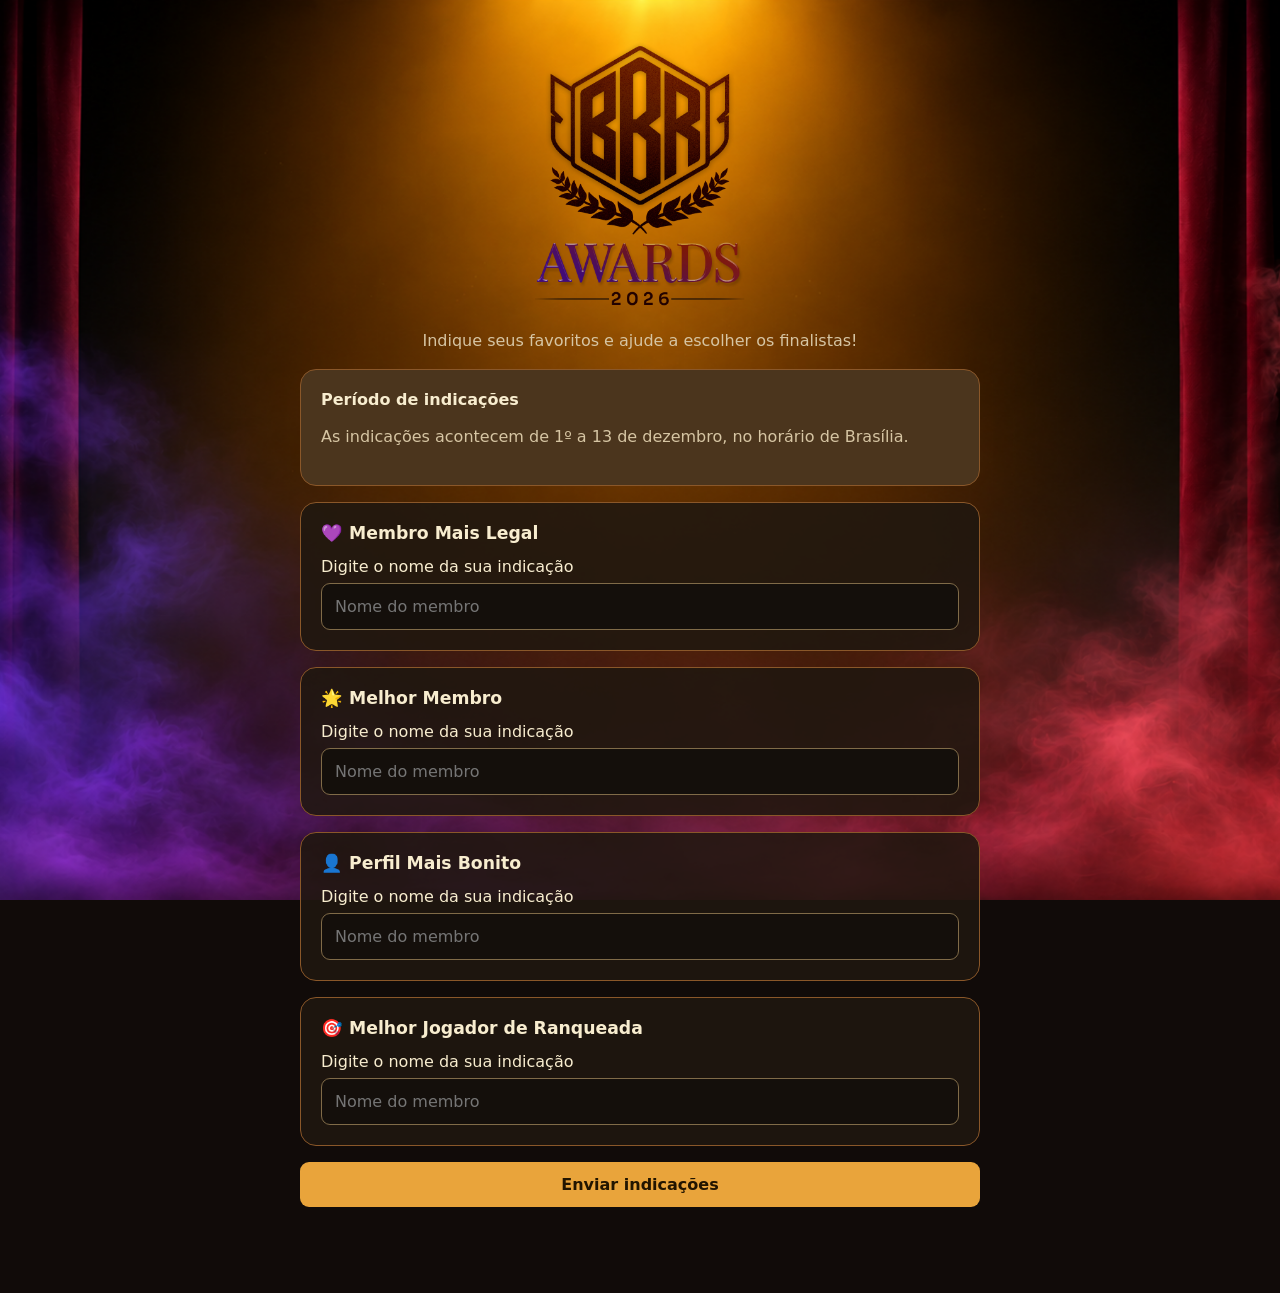
<file: awards/index.html>
<!doctype html><html lang="pt-BR"><head><meta charset="utf-8"><meta name="viewport" content="width=device-width,initial-scale=1"><title>BBR Awards 2026 — Indicações</title><style>*{box-sizing:border-box}body{margin:0;background:#110b09;color:#f8edcf;font:16px system-ui;min-height:100vh}body::before{content:'';position:fixed;inset:0;z-index:-1;background:#110b09 url(fundo-awards-suave.webp) center center / cover no-repeat}main{max-width:720px;margin:auto;padding:38px 20px 70px}header{text-align:center}.logo-awards{display:block;width:min(100%,340px);height:auto;margin:0 auto 12px}small{letter-spacing:.25em;color:#d8ac57}h1{font-size:clamp(2.4rem,8vw,4rem);margin:.3em 0;color:#f4d17d}h2{font-size:1.08rem;margin:0 0 8px}p{color:#d6c5a3;line-height:1.5}.notice,.card{border:1px solid #8a5729;border-radius:16px;background:#201810dd;padding:20px;margin:16px 0}.notice{background:#4b351d}label{display:block;margin:14px 0 7px}input,select,button{width:100%;padding:13px;border-radius:9px;font:inherit}input,select{background:#140f0b;color:#fff;border:1px solid #806b48}button{background:#e9a43b;color:#221500;font-weight:700;border:0;cursor:pointer}button:disabled{opacity:.55;cursor:not-allowed}.foot{font-size:.85rem}.icone-raridade{width:30px;height:30px;object-fit:contain;vertical-align:middle;margin-right:8px}.artes-skins{display:grid;gap:12px;margin:16px 0}.arte-skin{display:block;width:100%;height:auto;border-radius:10px}</style><script src="https://challenges.cloudflare.com/turnstile/v0/api.js" async defer></script></head><body><main><header><img class="logo-awards" src="logo-awards-2026-atualizada.png" alt="BBR Awards 2026"><p>Indique seus favoritos e ajude a escolher os finalistas!</p></header><div class="notice"><strong>Período de indicações</strong><p>As indicações acontecem de 1º a 13 de dezembro, no horário de Brasília.</p></div><form id="nomination-form"><div id="membros"></div><div class="cf-turnstile" data-sitekey="0x4AAAAAAF9IfNym-K2_qp-6" data-theme="dark"></div><button type="submit">Enviar indicações</button><p id="status-envio" role="status"></p></form></main><script>const nomes=['💜 Membro Mais Legal','🌟 Melhor Membro','👤 Perfil Mais Bonito','🎯 Melhor Jogador de Ranqueada'];nomes.forEach((nome,i)=>{const card=document.createElement('div');card.className='card';const title=document.createElement('h2');title.textContent=nome;const label=document.createElement('label');label.htmlFor='m'+i;label.textContent='Digite o nome da sua indicação';const input=document.createElement('input');input.id='m'+i;input.name=['mais_legal','melhor_membro','perfil','ranqueada'][i];input.maxLength=100;input.placeholder='Nome do membro';card.append(title,label,input);document.getElementById('membros').append(card)});document.querySelector('#nomination-form').addEventListener('submit',async e=>{e.preventDefault();const currentForm=e.currentTarget;const status=document.querySelector('#status-envio'),button=currentForm.querySelector('button[type=submit]');const form=new FormData(currentForm);const token=form.get('cf-turnstile-response');form.delete('cf-turnstile-response');const dados=Object.fromEntries([...form].filter(([,v])=>typeof v==='string'&&v.trim()));if(!Object.keys(dados).length){status.textContent='Escolha pelo menos uma indicação.';return}if(!token){status.textContent='Aguarde a verificação de segurança e tente novamente.';return}button.disabled=true;status.textContent='Enviando...';try{const res=await fetch('/api/awards/submit',{method:'POST',headers:{'Content-Type':'application/json'},body:JSON.stringify({nominations:dados,turnstileToken:token})});const data=await res.json();if(!res.ok)throw new Error(data.error||'Não foi possível enviar.');status.textContent='Indicações enviadas! Obrigado por participar.';currentForm.reset()}catch(err){status.textContent=err.message||'Não foi possível enviar.'}finally{button.disabled=false;if(window.turnstile)window.turnstile.reset()}});</script></body></html>
</file>
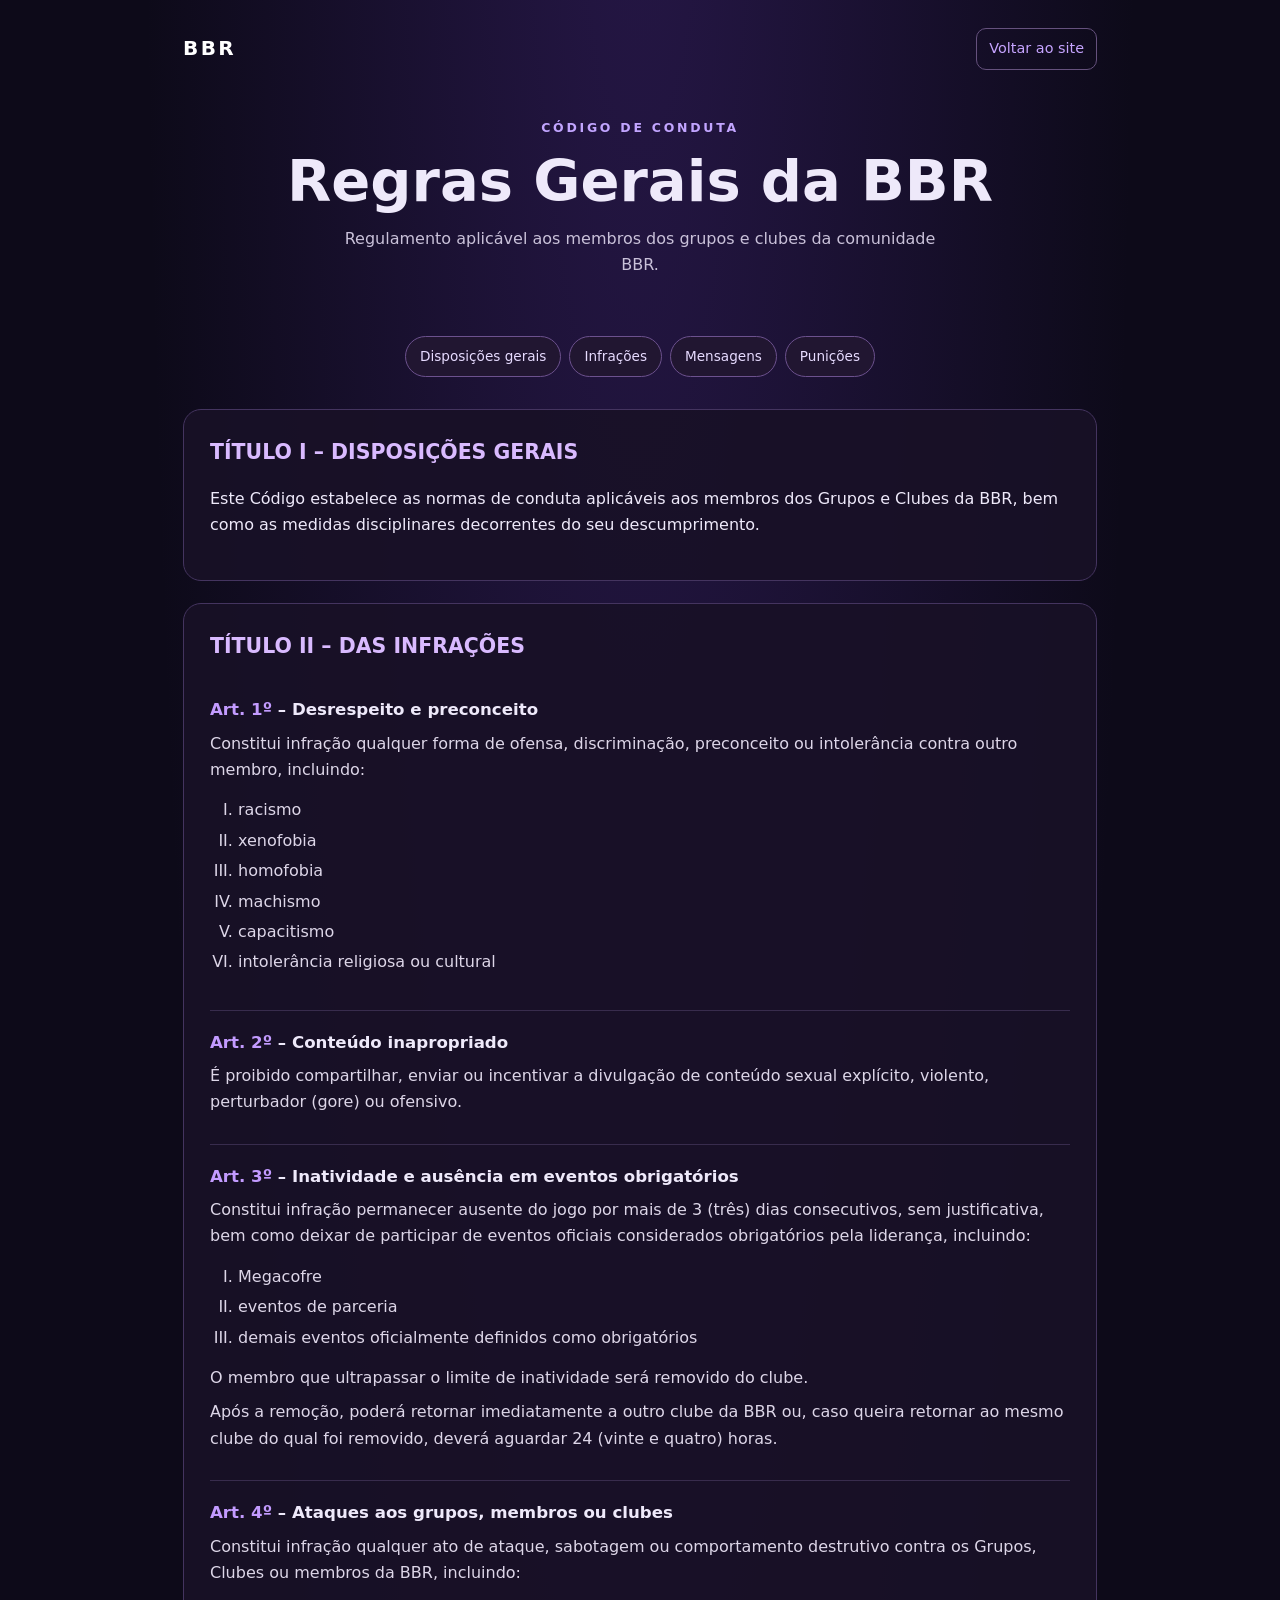
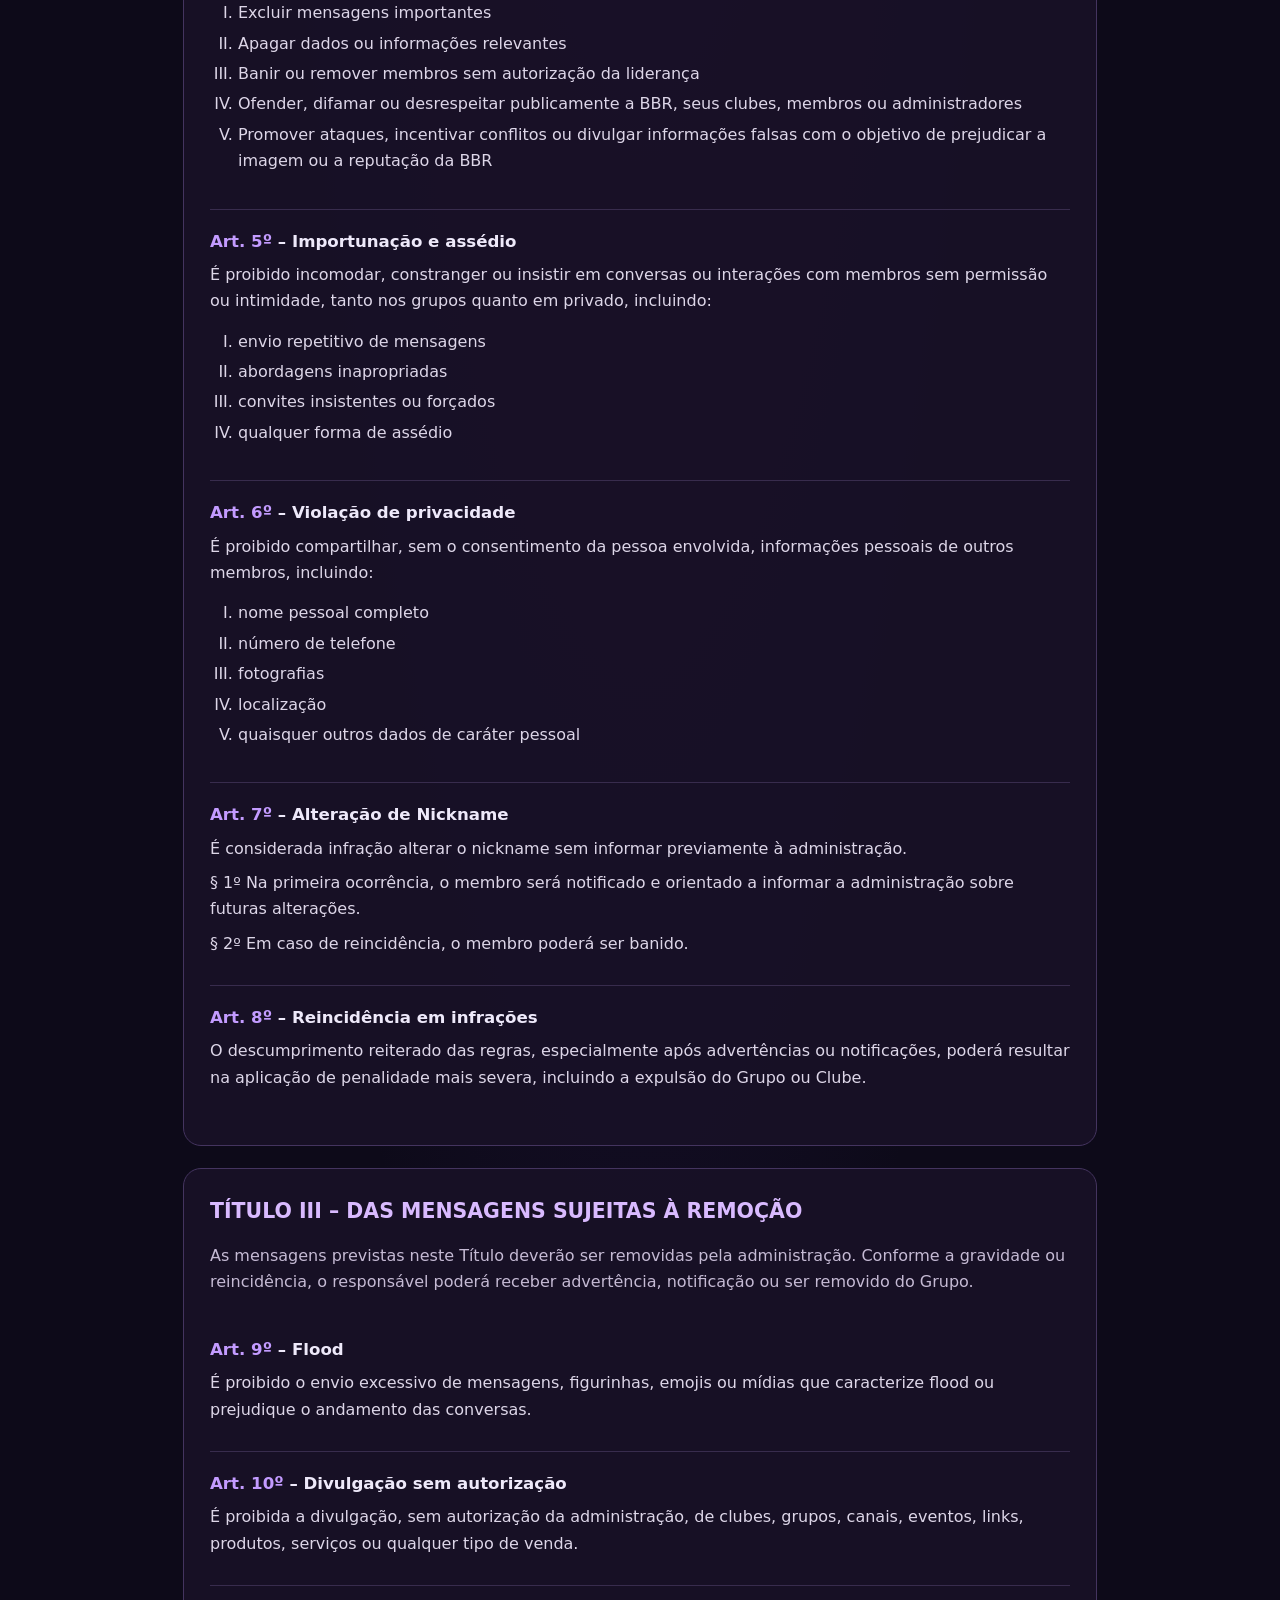
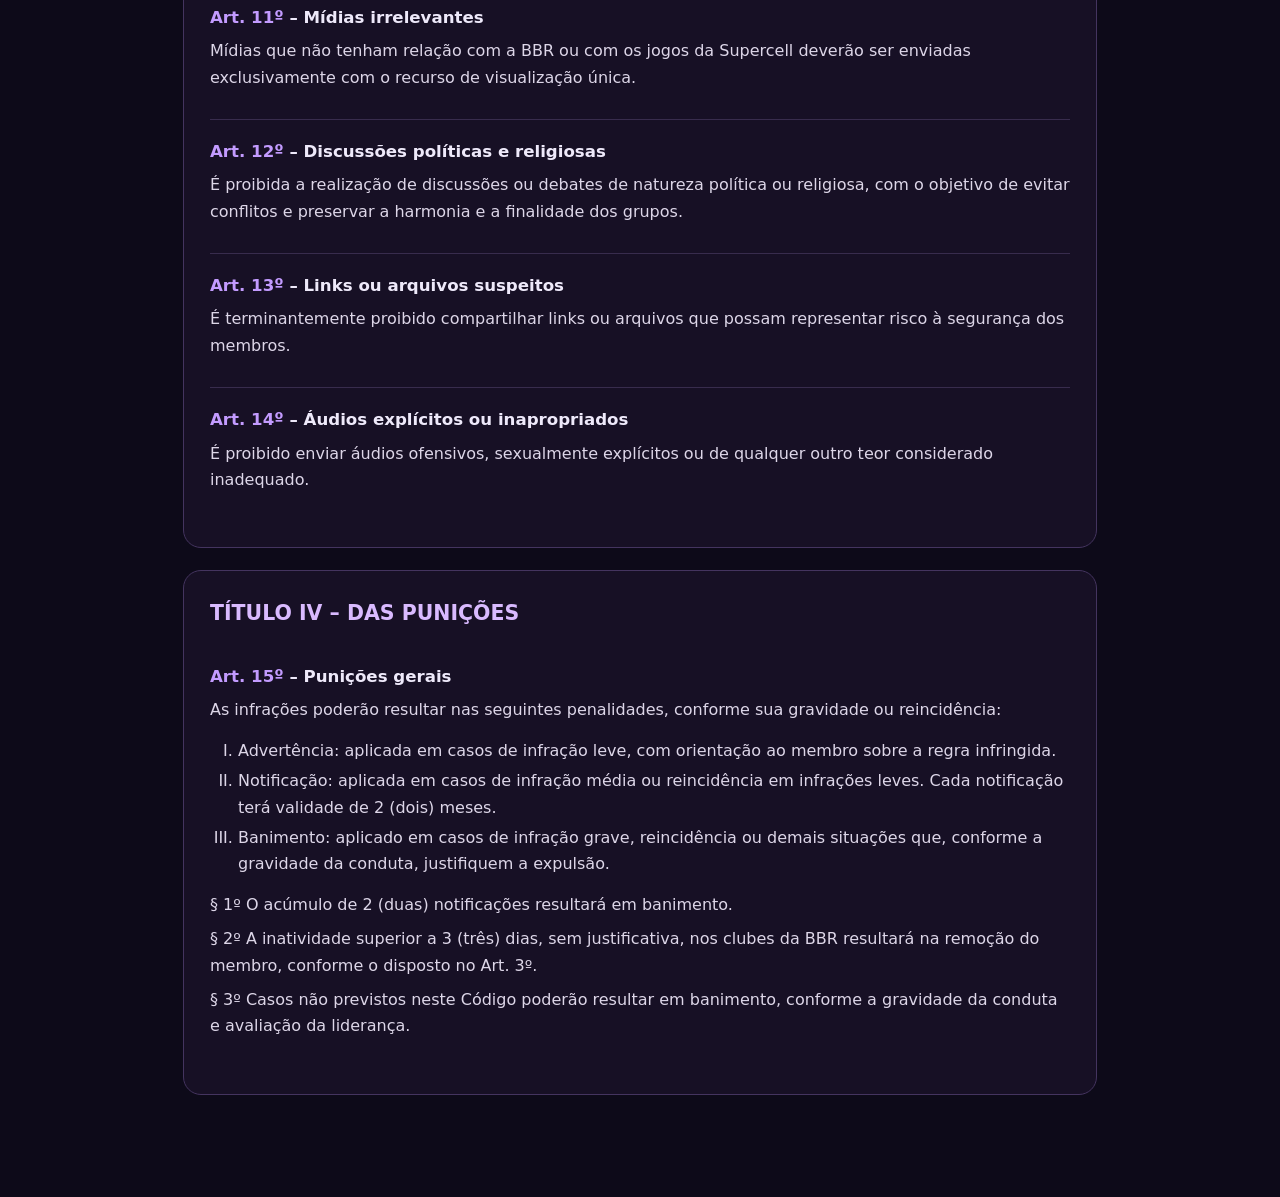
<file: regras/index.html>
<!doctype html><html lang="pt-BR"><head><meta charset="utf-8"><meta name="viewport" content="width=device-width,initial-scale=1"><meta name="description" content="Regulamento Geral e Código de Conduta da comunidade BBR."><title>Regras Gerais | BBR</title><style>
:root{color-scheme:dark}*{box-sizing:border-box}html{scroll-behavior:smooth}body{margin:0;font:16px/1.65 system-ui,-apple-system,Segoe UI,sans-serif;background:#0d0a19;color:#eee9fa;background-image:radial-gradient(ellipse at 50% -10%,#4b2a8c66,transparent 55%)}a{color:#c6a4ff}main{max-width:950px;margin:auto;padding:28px 18px 80px}.top{display:flex;justify-content:space-between;align-items:center;gap:12px}.brand{font-weight:900;letter-spacing:.12em;color:#fff;text-decoration:none;font-size:1.25rem}.back{font-size:.9rem;text-decoration:none;border:1px solid #65517d;border-radius:10px;padding:8px 12px}.hero{text-align:center;padding:48px 0 28px}.eyebrow{color:#c2a5ff;font-size:.78rem;font-weight:800;letter-spacing:.22em;text-transform:uppercase}.hero h1{font-size:clamp(2rem,6vw,3.6rem);line-height:1.1;margin:12px 0}.hero p{color:#c9c1d9;margin:8px auto;max-width:620px}.nav{display:flex;gap:8px;flex-wrap:wrap;justify-content:center;margin:22px 0 32px}.nav a{text-decoration:none;color:#e7dbff;border:1px solid #6c518e;background:#211631;border-radius:999px;padding:8px 14px;font-size:.85rem}.section{margin:22px 0;padding:26px;background:#181126eb;border:1px solid #44345f;border-radius:18px;scroll-margin-top:15px}.section h2{font-size:1.28rem;margin:0 0 14px;color:#d9baff}.section-intro{color:#c5bad4;margin:0 0 22px}.article{padding:20px 0;border-top:1px solid #382c4d;scroll-margin-top:18px}.article:first-of-type{border-top:0}.article h3{font-size:1.04rem;margin:0 0 9px;line-height:1.4}.article h3 span{color:#c39bff}.article p{margin:8px 0;color:#ddd6e8;white-space:normal}.article ol{margin:12px 0;padding-left:28px;color:#ddd6e8}.article li{padding:2px 0}.footer{text-align:center;color:#a79ab7;font-size:.9rem;padding:18px}.footer a{display:inline-block;margin-top:10px}@media(max-width:540px){main{padding:18px 12px 60px}.section{padding:18px 16px}.hero{padding:36px 8px 16px}.nav a{font-size:.78rem;padding:7px 10px}}
</style></head><body><main><div class="top"><a class="brand" href="/">BBR</a><a class="back" href="/">Voltar ao site</a></div><header class="hero"><div class="eyebrow">Código de Conduta</div><h1>Regras Gerais da BBR</h1><p>Regulamento aplicável aos membros dos grupos e clubes da comunidade BBR.</p></header><nav class="nav" aria-label="Seções do regulamento"><a href="#disposicoes">Disposições gerais</a><a href="#infracoes">Infrações</a><a href="#mensagens">Mensagens</a><a href="#punicoes">Punições</a></nav><section class="section" id="disposicoes"><h2>TÍTULO I – DISPOSIÇÕES GERAIS</h2><p>Este Código estabelece as normas de conduta aplicáveis aos membros dos Grupos e Clubes da BBR, bem como as medidas disciplinares decorrentes do seu descumprimento.</p></section><section class="section" id="infracoes"><h2>TÍTULO II – DAS INFRAÇÕES</h2><article class="article" id="art-1"><h3><span>Art. 1º</span> – Desrespeito e preconceito</h3><p>Constitui infração qualquer forma de ofensa, discriminação, preconceito ou intolerância contra outro membro, incluindo:</p><ol type="I"><li>racismo</li><li>xenofobia</li><li>homofobia</li><li>machismo</li><li>capacitismo</li><li>intolerância religiosa ou cultural</li></ol></article><article class="article" id="art-2"><h3><span>Art. 2º</span> – Conteúdo inapropriado</h3><p>É proibido compartilhar, enviar ou incentivar a divulgação de conteúdo sexual explícito, violento, perturbador (gore) ou ofensivo.</p></article><article class="article" id="art-3"><h3><span>Art. 3º</span> – Inatividade e ausência em eventos obrigatórios</h3><p>Constitui infração permanecer ausente do jogo por mais de 3 (três) dias consecutivos, sem justificativa, bem como deixar de participar de eventos oficiais considerados obrigatórios pela liderança, incluindo:</p><ol type="I"><li>Megacofre</li><li>eventos de parceria</li><li>demais eventos oficialmente definidos como obrigatórios</li></ol><p>O membro que ultrapassar o limite de inatividade será removido do clube.</p><p>Após a remoção, poderá retornar imediatamente a outro clube da BBR ou, caso queira retornar ao mesmo clube do qual foi removido, deverá aguardar 24 (vinte e quatro) horas.</p></article><article class="article" id="art-4"><h3><span>Art. 4º</span> – Ataques aos grupos, membros ou clubes</h3><p>Constitui infração qualquer ato de ataque, sabotagem ou comportamento destrutivo contra os Grupos, Clubes ou membros da BBR, incluindo:</p><ol type="I"><li>Excluir mensagens importantes</li><li>Apagar dados ou informações relevantes</li><li>Banir ou remover membros sem autorização da liderança</li><li>Ofender, difamar ou desrespeitar publicamente a BBR, seus clubes, membros ou administradores</li><li>Promover ataques, incentivar conflitos ou divulgar informações falsas com o objetivo de prejudicar a imagem ou a reputação da BBR</li></ol></article><article class="article" id="art-5"><h3><span>Art. 5º</span> – Importunação e assédio</h3><p>É proibido incomodar, constranger ou insistir em conversas ou interações com membros sem permissão ou intimidade, tanto nos grupos quanto em privado, incluindo:</p><ol type="I"><li>envio repetitivo de mensagens</li><li>abordagens inapropriadas</li><li>convites insistentes ou forçados</li><li>qualquer forma de assédio</li></ol></article><article class="article" id="art-6"><h3><span>Art. 6º</span> – Violação de privacidade</h3><p>É proibido compartilhar, sem o consentimento da pessoa envolvida, informações pessoais de outros membros, incluindo:</p><ol type="I"><li>nome pessoal completo</li><li>número de telefone</li><li>fotografias</li><li>localização</li><li>quaisquer outros dados de caráter pessoal</li></ol></article><article class="article" id="art-7"><h3><span>Art. 7º</span> – Alteração de Nickname</h3><p>É considerada infração alterar o nickname sem informar previamente à administração.</p><p>§ 1º Na primeira ocorrência, o membro será notificado e orientado a informar a administração sobre futuras alterações.</p><p>§ 2º Em caso de reincidência, o membro poderá ser banido.</p></article><article class="article" id="art-8"><h3><span>Art. 8º</span> – Reincidência em infrações</h3><p>O descumprimento reiterado das regras, especialmente após advertências ou notificações, poderá resultar na aplicação de penalidade mais severa, incluindo a expulsão do Grupo ou Clube.</p></article></section><section class="section" id="mensagens"><h2>TÍTULO III – DAS MENSAGENS SUJEITAS À REMOÇÃO</h2><p class="section-intro">As mensagens previstas neste Título deverão ser removidas pela administração. Conforme a gravidade ou reincidência, o responsável poderá receber advertência, notificação ou ser removido do Grupo.</p><article class="article" id="art-9"><h3><span>Art. 9º</span> – Flood</h3><p>É proibido o envio excessivo de mensagens, figurinhas, emojis ou mídias que caracterize flood ou prejudique o andamento das conversas.</p></article><article class="article" id="art-10"><h3><span>Art. 10º</span> – Divulgação sem autorização</h3><p>É proibida a divulgação, sem autorização da administração, de clubes, grupos, canais, eventos, links, produtos, serviços ou qualquer tipo de venda.</p></article><article class="article" id="art-11"><h3><span>Art. 11º</span> – Mídias irrelevantes</h3><p>Mídias que não tenham relação com a BBR ou com os jogos da Supercell deverão ser enviadas exclusivamente com o recurso de visualização única.</p></article><article class="article" id="art-12"><h3><span>Art. 12º</span> – Discussões políticas e religiosas</h3><p>É proibida a realização de discussões ou debates de natureza política ou religiosa, com o objetivo de evitar conflitos e preservar a harmonia e a finalidade dos grupos.</p></article><article class="article" id="art-13"><h3><span>Art. 13º</span> – Links ou arquivos suspeitos</h3><p>É terminantemente proibido compartilhar links ou arquivos que possam representar risco à segurança dos membros.</p></article><article class="article" id="art-14"><h3><span>Art. 14º</span> – Áudios explícitos ou inapropriados</h3><p>É proibido enviar áudios ofensivos, sexualmente explícitos ou de qualquer outro teor considerado inadequado.</p></article></section><section class="section" id="punicoes"><h2>TÍTULO IV – DAS PUNIÇÕES</h2><article class="article" id="art-15"><h3><span>Art. 15º</span> – Punições gerais</h3><p>As infrações poderão resultar nas seguintes penalidades, conforme sua gravidade ou reincidência:</p><ol type="I"><li>Advertência: aplicada em casos de infração leve, com orientação ao membro sobre a regra infringida.</li><li>Notificação: aplicada em casos de infração média ou reincidência em infrações leves. Cada notificação terá validade de 2 (dois) meses.</li><li>Banimento: aplicado em casos de infração grave, reincidência ou demais situações que, conforme a gravidade da conduta, justifiquem a expulsão.</li></ol><p>§ 1º O acúmulo de 2 (duas) notificações resultará em banimento.</p><p>§ 2º A inatividade superior a 3 (três) dias, sem justificativa, nos clubes da BBR resultará na remoção do membro, conforme o disposto no Art. 3º.</p><p>§ 3º Casos não previstos neste Código poderão resultar em banimento, conforme a gravidade da conduta e avaliação da liderança.</p></article></section></main></body></html>
</file>
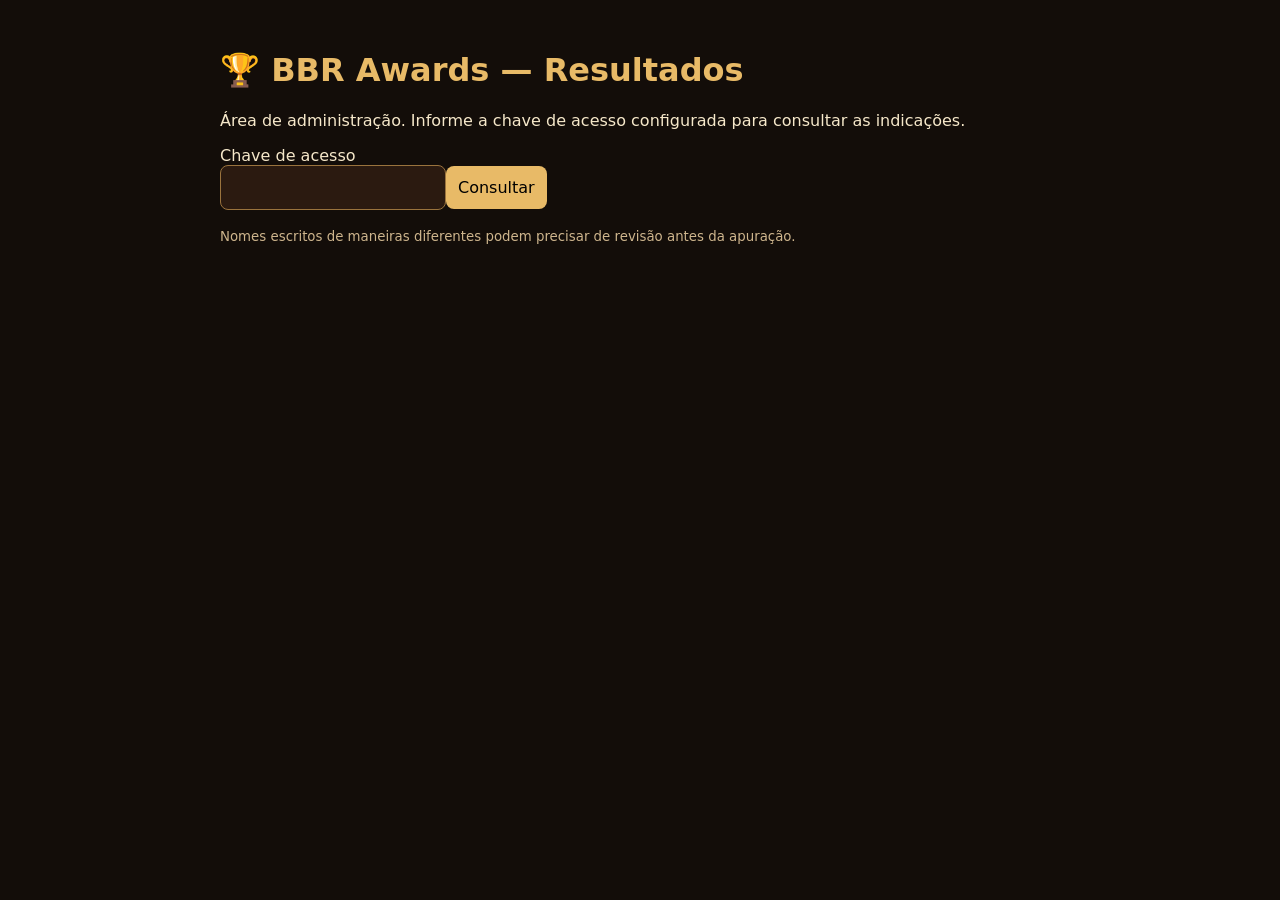
<file: awards/painel.html>
<!doctype html><html lang="pt-BR"><meta charset="utf-8"><meta name="viewport" content="width=device-width,initial-scale=1"><meta name="referrer" content="no-referrer"><title>Resultados BBR Awards</title><style>body{font:16px system-ui;background:#130d09;color:#f6e8ca;max-width:840px;margin:auto;padding:30px 18px}h1{color:#e8ba67}input,button{font:inherit;padding:12px;border-radius:8px}input{background:#2b1a10;color:white;border:1px solid #9a733d;max-width:95%}button{background:#e8ba67;border:0;cursor:pointer}table{border-collapse:collapse;width:100%}td,th{padding:9px;border-bottom:1px solid #493626;text-align:left}section{margin:25px 0}small{color:#ceb58d}</style><h1>🏆 BBR Awards — Resultados</h1><p>Área de administração. Informe a chave de acesso configurada para consultar as indicações.</p><form id="auth"><label for="key">Chave de acesso</label><br><input id="key" type="password" autocomplete="off" required><button>Consultar</button></form><p id="message" role="status"></p><div id="results"></div><small>Nomes escritos de maneiras diferentes podem precisar de revisão antes da apuração.</small><script>const names={mitica:'Melhor Skin Mítica',lendaria:'Melhor Skin Lendária',mais_legal:'Membro Mais Legal',melhor_membro:'Melhor Membro',perfil:'Perfil Mais Bonito',ranqueada:'Melhor Jogador de Ranqueada'};function renderRows(items,out){for(const [id,title] of Object.entries(names)){const rows=items.filter(x=>x.category===id);if(!rows.length)continue;const section=document.createElement('section'),heading=document.createElement('h2'),table=document.createElement('table');heading.textContent=title;for(const item of rows){const tr=document.createElement('tr');for(const val of [item.nominee,item.total]){const td=document.createElement('td');td.textContent=val;tr.append(td)}table.append(tr)}section.append(heading,table);out.append(section)}}document.querySelector('#auth').addEventListener('submit',async e=>{e.preventDefault();const msg=document.querySelector('#message'),out=document.querySelector('#results');out.replaceChildren();msg.textContent='Consultando...';try{const res=await fetch('/api/awards/results',{headers:{Authorization:'Bearer '+document.querySelector('#key').value},cache:'no-store'});const data=await res.json();if(!res.ok)throw new Error(data.error||'Não foi possível consultar.');msg.textContent=data.results.length?'Resultados atuais:':'Ainda não há indicações.';renderRows(data.results,out)}catch(err){msg.textContent=err.message}});</script></html>
</file>
